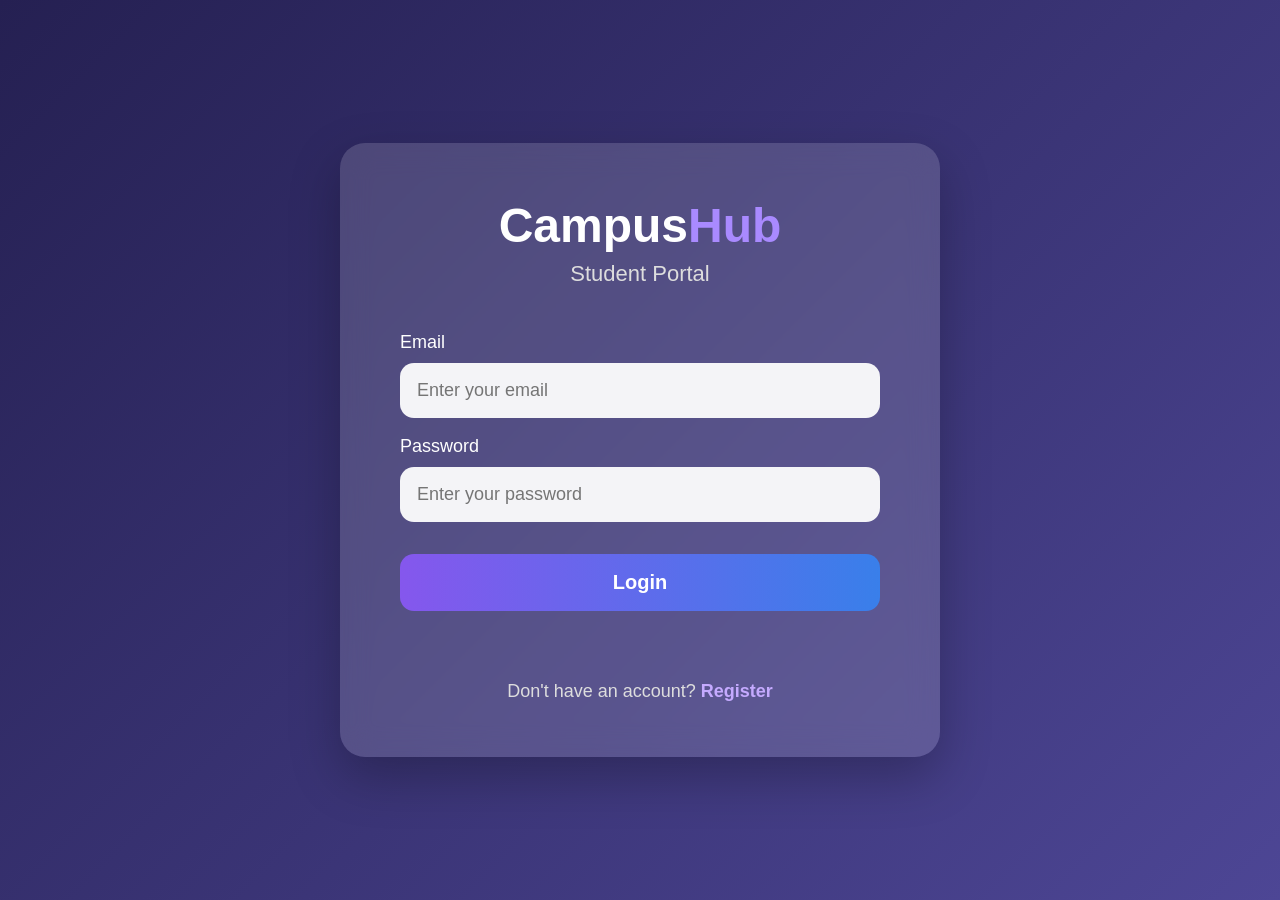
<file: frontend/login.html>
<!DOCTYPE html>
<html lang="en">
<head>
    <meta charset="UTF-8">
    <meta name="viewport" content="width=device-width, initial-scale=1.0">
    <title>Login | CampusHub</title>

    <style>
        * {
            box-sizing: border-box;
            margin: 0;
            padding: 0;
            font-family: Arial, sans-serif;
        }

        body {
            min-height: 100vh;
            display: flex;
            justify-content: center;
            align-items: center;
            background: linear-gradient(135deg, #252052, #4d4695);
            padding: 20px;
        }

        .login-box {
            width: 100%;
            max-width: 600px;
            background: rgba(255, 255, 255, 0.15);
            backdrop-filter: blur(15px);
            padding: 55px 60px;
            border-radius: 25px;
            color: white;
            box-shadow: 0 20px 50px rgba(0,0,0,0.25);
        }

        h1 {
            text-align: center;
            font-size: 48px;
            margin-bottom: 8px;
        }

        h1 span {
            color: #a98aff;
        }

        .subtitle {
            text-align: center;
            font-size: 22px;
            margin-bottom: 45px;
            color: #ddd;
        }

        label {
            display: block;
            margin: 18px 0 10px;
            font-size: 18px;
        }

        input {
            width: 100%;
            padding: 17px;
            border: none;
            border-radius: 14px;
            font-size: 18px;
            outline: none;
            background: #f4f4f7;
        }

        button {
            width: 100%;
            margin-top: 32px;
            padding: 17px;
            border: none;
            border-radius: 14px;
            font-size: 20px;
            font-weight: bold;
            color: white;
            cursor: pointer;
            background: linear-gradient(90deg, #8557ed, #397fea);
        }

        button:hover {
            opacity: 0.9;
        }

        #message {
            text-align: center;
            margin-top: 20px;
            font-size: 17px;
            min-height: 22px;
            color: #ffb3b3;
        }

        .register-link {
            text-align: center;
            margin-top: 28px;
            color: #ddd;
            font-size: 18px;
        }

        .register-link a {
            color: #c5aaff;
            font-weight: bold;
            text-decoration: none;
        }
    </style>
</head>

<body>

<div class="login-box">

    <h1>Campus<span>Hub</span></h1>

    <div class="subtitle">Student Portal</div>

    <form id="loginForm">

        <label>Email</label>

        <input
            type="email"
            id="email"
            placeholder="Enter your email"
            required
        >

        <label>Password</label>

        <input
            type="password"
            id="password"
            placeholder="Enter your password"
            required
        >

        <button type="submit">
            Login
        </button>

        <div id="message"></div>

    </form>

    <div class="register-link">
        Don't have an account?
        <a href="register.html">Register</a>
    </div>

</div>

<script>

const API_URL = "";

document.getElementById("loginForm").addEventListener("submit", async function(event) {

    event.preventDefault();

    const message = document.getElementById("message");

    const email = document.getElementById("email").value.trim();
    const password = document.getElementById("password").value;

    message.style.color = "#ddd";
    message.textContent = "Logging in...";

    try {

        const response = await fetch(`${API_URL}/api/login`, {

            method: "POST",

            headers: {
                "Content-Type": "application/json"
            },

            body: JSON.stringify({
                email: email,
                password: password
            })

        });

        const text = await response.text();

        let result;

        try {
            result = JSON.parse(text);
        } catch {
            throw new Error(
                `Server returned an invalid response (HTTP ${response.status})`
            );
        }

        if (result.success) {

            localStorage.setItem(
                "currentStudent",
                JSON.stringify(result.student)
            );

            message.style.color = "#b8ffca";
            message.textContent = "Login successful!";

            setTimeout(() => {

                window.location.href = "index.html";

            }, 500);

        } else {

            message.style.color = "#ffb3b3";
            message.textContent =
                result.message || "Login failed.";

        }

    } catch (error) {

        console.error("Login error:", error);

        message.style.color = "#ffb3b3";

        message.textContent =
            error.message || "Something went wrong.";

    }

});

</script>

</body>
</html>
</file>
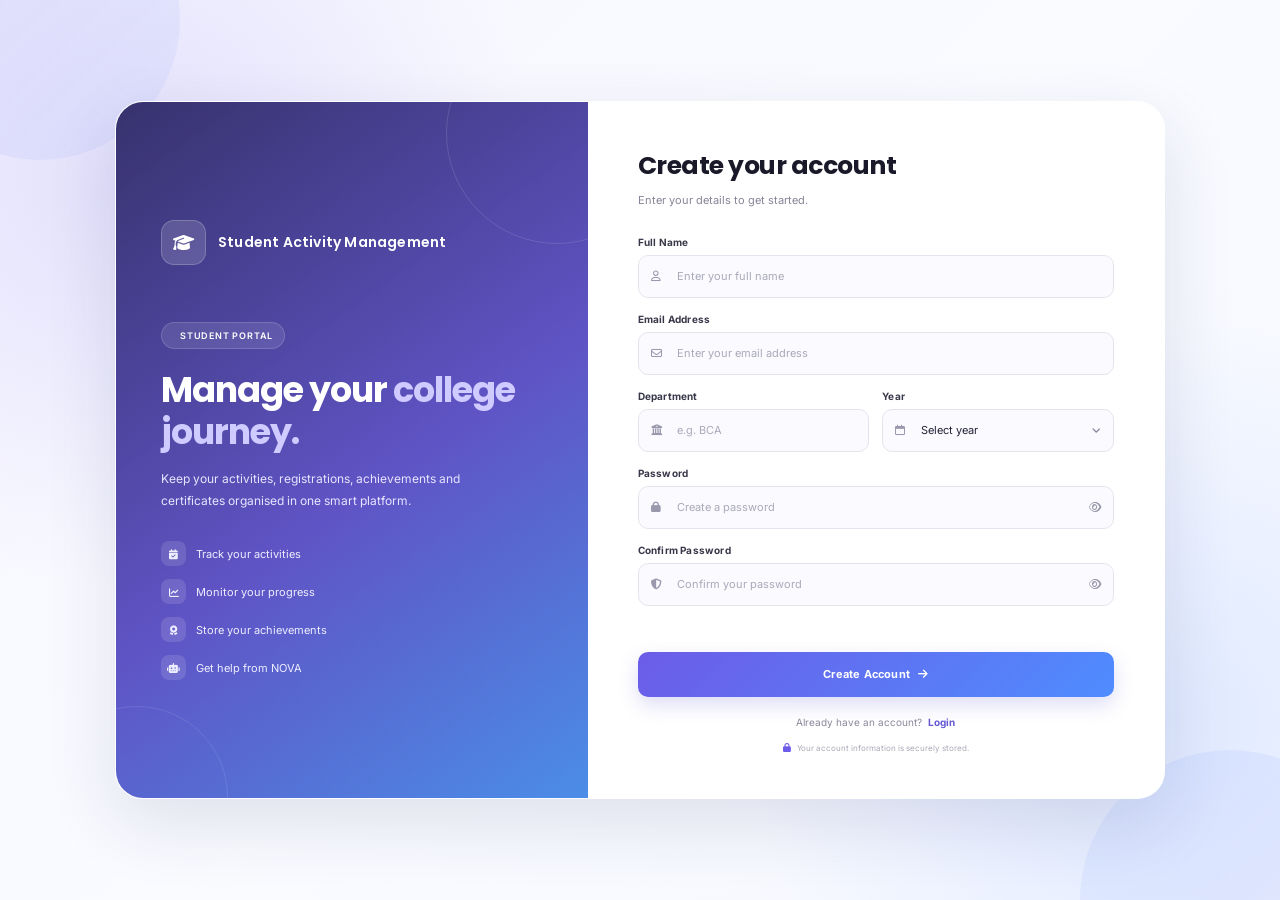
<file: frontend/register.html>
<!DOCTYPE html>
<html lang="en">

<head>

    <meta charset="UTF-8">

    <meta name="viewport"
          content="width=device-width, initial-scale=1.0">

    <title>Create Account | Student Activity Management System</title>

    <!-- Google Font -->
    <link rel="preconnect" href="https://fonts.googleapis.com">
    <link rel="preconnect" href="https://fonts.gstatic.com" crossorigin>

    <link
        href="https://fonts.googleapis.com/css2?family=Inter:wght@400;500;600;700;800&family=Poppins:wght@500;600;700&display=swap"
        rel="stylesheet"
    >

    <!-- Icons -->
    <link
        rel="stylesheet"
        href="https://cdnjs.cloudflare.com/ajax/libs/font-awesome/6.5.2/css/all.min.css"
    >


    <style>

        * {
            margin: 0;
            padding: 0;
            box-sizing: border-box;
        }


        body {

            font-family: "Inter", sans-serif;

            min-height: 100vh;

            background:
                radial-gradient(
                    circle at 10% 20%,
                    rgba(108, 92, 231, 0.15),
                    transparent 30%
                ),

                radial-gradient(
                    circle at 90% 80%,
                    rgba(79, 140, 255, 0.14),
                    transparent 30%
                ),

                linear-gradient(
                    135deg,
                    #f7f6ff 0%,
                    #f9fbff 50%,
                    #f5f7ff 100%
                );

            color: #191929;

            display: flex;
            align-items: center;
            justify-content: center;

            padding: 35px 20px;

            overflow-x: hidden;
        }


        /* Decorative circles */

        body::before {

            content: "";

            position: fixed;

            width: 280px;
            height: 280px;

            border-radius: 50%;

            background:
                linear-gradient(
                    135deg,
                    rgba(108, 92, 231, 0.10),
                    rgba(79, 140, 255, 0.06)
                );

            top: -120px;
            left: -100px;

            pointer-events: none;
        }


        body::after {

            content: "";

            position: fixed;

            width: 300px;
            height: 300px;

            border-radius: 50%;

            background:
                linear-gradient(
                    135deg,
                    rgba(79, 140, 255, 0.08),
                    rgba(108, 92, 231, 0.08)
                );

            bottom: -150px;
            right: -100px;

            pointer-events: none;
        }


        /* Main wrapper */

        .register-wrapper {

            width: 100%;

            max-width: 1050px;

            display: grid;

            grid-template-columns: 0.9fr 1.1fr;

            background: rgba(255, 255, 255, 0.82);

            border: 1px solid rgba(255, 255, 255, 0.9);

            border-radius: 28px;

            overflow: hidden;

            box-shadow:
                0 25px 70px rgba(45, 40, 100, 0.12);

            backdrop-filter: blur(18px);

            position: relative;

            z-index: 2;
        }


        /* Left section */

        .register-intro {

            position: relative;

            padding: 55px 45px;

            color: white;

            background:
                linear-gradient(
                    145deg,
                    #37326d 0%,
                    #5f54c5 55%,
                    #4b8de7 100%
                );

            display: flex;

            flex-direction: column;

            justify-content: center;

            overflow: hidden;
        }


        .register-intro::before {

            content: "";

            position: absolute;

            width: 220px;
            height: 220px;

            border: 1px solid rgba(255,255,255,0.12);

            border-radius: 50%;

            top: -80px;
            right: -80px;
        }


        .register-intro::after {

            content: "";

            position: absolute;

            width: 180px;
            height: 180px;

            border: 1px solid rgba(255,255,255,0.10);

            border-radius: 50%;

            bottom: -90px;
            left: -70px;
        }


        .brand {

            display: flex;

            align-items: center;

            gap: 12px;

            margin-bottom: 55px;

            position: relative;

            z-index: 2;
        }


        .brand-icon {

            width: 45px;
            height: 45px;

            border-radius: 13px;

            background: rgba(255,255,255,0.15);

            border: 1px solid rgba(255,255,255,0.20);

            display: flex;

            align-items: center;
            justify-content: center;

            font-size: 17px;

            backdrop-filter: blur(8px);
        }


        .brand span {

            font-family: "Poppins", sans-serif;

            font-size: 14px;

            font-weight: 600;

            letter-spacing: 0.2px;
        }


        .intro-content {

            position: relative;

            z-index: 2;
        }


        .intro-tag {

            display: inline-flex;

            align-items: center;

            gap: 7px;

            padding: 7px 11px;

            border-radius: 20px;

            background: rgba(255,255,255,0.10);

            border: 1px solid rgba(255,255,255,0.15);

            font-size: 9px;

            font-weight: 600;

            letter-spacing: 0.8px;

            text-transform: uppercase;

            margin-bottom: 20px;
        }


        .intro-content h1 {

            font-family: "Poppins", sans-serif;

            font-size: 35px;

            line-height: 1.18;

            letter-spacing: -1px;

            margin-bottom: 16px;
        }


        .intro-content h1 span {

            color: #cfcaff;
        }


        .intro-content p {

            font-size: 12px;

            line-height: 1.8;

            color: #e7e5ff;

            max-width: 340px;

            margin-bottom: 30px;
        }


        .feature-list {

            display: flex;

            flex-direction: column;

            gap: 13px;
        }


        .feature {

            display: flex;

            align-items: center;

            gap: 10px;

            font-size: 11px;

            color: #eeeeff;
        }


        .feature i {

            width: 25px;
            height: 25px;

            border-radius: 8px;

            background: rgba(255,255,255,0.12);

            display: flex;

            align-items: center;
            justify-content: center;

            font-size: 10px;
        }


        /* Right form section */

        .register-form-section {

            padding: 45px 50px;

            background: rgba(255,255,255,0.96);
        }


        .form-heading {

            margin-bottom: 27px;
        }


        .form-heading h2 {

            font-family: "Poppins", sans-serif;

            font-size: 25px;

            letter-spacing: -0.5px;

            margin-bottom: 7px;
        }


        .form-heading p {

            color: #858598;

            font-size: 11px;

            line-height: 1.5;
        }


        /* Form */

        .register-form {

            display: flex;

            flex-direction: column;

            gap: 15px;
        }


        .form-row {

            display: grid;

            grid-template-columns: 1fr 1fr;

            gap: 13px;
        }


        .form-group {

            display: flex;

            flex-direction: column;

            gap: 7px;
        }


        .form-group label {

            font-size: 10px;

            font-weight: 700;

            color: #38384a;

            letter-spacing: 0.2px;
        }


        .input-wrapper {

            position: relative;
        }


        .input-icon {

            position: absolute;

            left: 13px;

            top: 50%;

            transform: translateY(-50%);

            color: #9a98ad;

            font-size: 11px;

            pointer-events: none;
        }


        .form-group input,
        .form-group select {

            width: 100%;

            height: 43px;

            padding: 0 13px 0 38px;

            border: 1px solid #e5e4ed;

            border-radius: 10px;

            background: #fafaff;

            color: #242436;

            outline: none;

            font-family: "Inter", sans-serif;

            font-size: 11px;

            transition: all 0.2s ease;
        }


        .form-group select {

            appearance: none;

            cursor: pointer;
        }


        .form-group input::placeholder {

            color: #aaa9b9;
        }


        .form-group input:focus,
        .form-group select:focus {

            border-color: #7568e8;

            background: white;

            box-shadow:
                0 0 0 3px rgba(108,92,231,0.09);
        }


        .select-wrapper::after {

            content: "\f107";

            font-family: "Font Awesome 6 Free";

            font-weight: 900;

            position: absolute;

            right: 13px;

            top: 50%;

            transform: translateY(-50%);

            color: #85849a;

            pointer-events: none;

            font-size: 10px;
        }


        .password-toggle {

            position: absolute;

            right: 13px;

            top: 50%;

            transform: translateY(-50%);

            border: none;

            background: none;

            color: #9998aa;

            cursor: pointer;

            font-size: 11px;
        }


        /* Message */

        .form-message {

            min-height: 16px;

            text-align: center;

            font-size: 10px;

            font-weight: 500;
        }


        .form-message.success {

            color: #1eae72;
        }


        .form-message.error {

            color: #df5757;
        }


        /* Button */

        .create-btn {

            width: 100%;

            height: 45px;

            border: none;

            border-radius: 10px;

            background:
                linear-gradient(
                    135deg,
                    #6c5ce7,
                    #4f8cff
                );

            color: white;

            font-family: "Inter", sans-serif;

            font-size: 11px;

            font-weight: 700;

            letter-spacing: 0.2px;

            cursor: pointer;

            box-shadow:
                0 8px 20px rgba(91, 83, 210, 0.20);

            transition: all 0.2s ease;

            display: flex;

            align-items: center;

            justify-content: center;

            gap: 8px;
        }


        .create-btn:hover {

            transform: translateY(-2px);

            box-shadow:
                0 12px 25px rgba(91, 83, 210, 0.28);
        }


        .create-btn:active {

            transform: translateY(0);
        }


        .create-btn:disabled {

            opacity: 0.7;

            cursor: not-allowed;

            transform: none;
        }


        /* Login */

        .login-link {

            text-align: center;

            margin-top: 19px;

            font-size: 10px;

            color: #89889a;
        }


        .login-link a {

            color: #6357d4;

            font-weight: 700;

            text-decoration: none;

            margin-left: 3px;
        }


        .login-link a:hover {

            text-decoration: underline;
        }


        /* Security note */

        .security-note {

            display: flex;

            align-items: center;

            justify-content: center;

            gap: 6px;

            margin-top: 15px;

            color: #aaa9b7;

            font-size: 8px;
        }


        .security-note i {

            color: #6c5ce7;

            font-size: 9px;
        }


        /* Responsive */

        @media (max-width: 850px) {

            .register-wrapper {

                max-width: 550px;

                grid-template-columns: 1fr;
            }


            .register-intro {

                padding: 32px;

                min-height: 280px;
            }


            .brand {

                margin-bottom: 25px;
            }


            .intro-content h1 {

                font-size: 28px;
            }


            .feature-list {

                display: grid;

                grid-template-columns: 1fr 1fr;
            }


            .register-form-section {

                padding: 35px;
            }
        }


        @media (max-width: 520px) {

            body {

                padding: 15px;
            }


            .register-wrapper {

                border-radius: 20px;
            }


            .register-intro {

                padding: 28px 24px;
            }


            .register-form-section {

                padding: 28px 22px;
            }


            .form-row {

                grid-template-columns: 1fr;
            }


            .feature-list {

                grid-template-columns: 1fr;
            }


            .intro-content h1 {

                font-size: 25px;
            }
        }

    </style>

</head>


<body>


    <div class="register-wrapper">


        <!-- LEFT SIDE -->

        <section class="register-intro">


            <div class="brand">

                <div class="brand-icon">
                    <i class="fa-solid fa-graduation-cap"></i>
                </div>

                <span>
                    Student Activity Management
                </span>

            </div>


            <div class="intro-content">


                <div class="intro-tag">

                    <i class="fa-solid fa-sparkles"></i>

                    Student Portal

                </div>


                <h1>

                    Manage your
                    <span>college journey.</span>

                </h1>


                <p>

                    Keep your activities, registrations,
                    achievements and certificates organised
                    in one smart platform.

                </p>


                <div class="feature-list">


                    <div class="feature">

                        <i class="fa-solid fa-calendar-check"></i>

                        <span>
                            Track your activities
                        </span>

                    </div>


                    <div class="feature">

                        <i class="fa-solid fa-chart-line"></i>

                        <span>
                            Monitor your progress
                        </span>

                    </div>


                    <div class="feature">

                        <i class="fa-solid fa-award"></i>

                        <span>
                            Store your achievements
                        </span>

                    </div>


                    <div class="feature">

                        <i class="fa-solid fa-robot"></i>

                        <span>
                            Get help from NOVA
                        </span>

                    </div>


                </div>

            </div>


        </section>


        <!-- RIGHT SIDE -->

        <section class="register-form-section">


            <div class="form-heading">

                <h2>
                    Create your account
                </h2>

                <p>
                    Enter your details to get started.
                </p>

            </div>


            <form
                class="register-form"
                id="registerForm"
            >


                <!-- Name -->

                <div class="form-group">

                    <label for="name">
                        Full Name
                    </label>

                    <div class="input-wrapper">

                        <i class="fa-regular fa-user input-icon"></i>

                        <input
                            type="text"
                            id="name"
                            name="name"
                            placeholder="Enter your full name"
                            autocomplete="name"
                            required
                        >

                    </div>

                </div>


                <!-- Email -->

                <div class="form-group">

                    <label for="email">
                        Email Address
                    </label>

                    <div class="input-wrapper">

                        <i class="fa-regular fa-envelope input-icon"></i>

                        <input
                            type="email"
                            id="email"
                            name="email"
                            placeholder="Enter your email address"
                            autocomplete="email"
                            required
                        >

                    </div>

                </div>


                <!-- Department + Year -->

                <div class="form-row">


                    <div class="form-group">

                        <label for="department">
                            Department
                        </label>

                        <div class="input-wrapper">

                            <i class="fa-solid fa-building-columns input-icon"></i>

                            <input
                                type="text"
                                id="department"
                                name="department"
                                placeholder="e.g. BCA"
                                required
                            >

                        </div>

                    </div>


                    <div class="form-group">

                        <label for="year">
                            Year
                        </label>

                        <div class="input-wrapper select-wrapper">

                            <i class="fa-regular fa-calendar input-icon"></i>

                            <select
                                id="year"
                                name="year"
                                required
                            >

                                <option value="">
                                    Select year
                                </option>

                                <option value="1">
                                    First Year
                                </option>

                                <option value="2">
                                    Second Year
                                </option>

                                <option value="3">
                                    Third Year
                                </option>

                                <option value="4">
                                    Fourth Year
                                </option>

                            </select>

                        </div>

                    </div>


                </div>


                <!-- Password -->

                <div class="form-group">

                    <label for="password">
                        Password
                    </label>

                    <div class="input-wrapper">

                        <i class="fa-solid fa-lock input-icon"></i>

                        <input
                            type="password"
                            id="password"
                            name="password"
                            placeholder="Create a password"
                            minlength="6"
                            autocomplete="new-password"
                            required
                        >

                        <button
                            type="button"
                            class="password-toggle"
                            id="togglePassword"
                        >

                            <i class="fa-regular fa-eye"></i>

                        </button>

                    </div>

                </div>


                <!-- Confirm Password -->

                <div class="form-group">

                    <label for="confirmPassword">
                        Confirm Password
                    </label>

                    <div class="input-wrapper">

                        <i class="fa-solid fa-shield-halved input-icon"></i>

                        <input
                            type="password"
                            id="confirmPassword"
                            name="confirmPassword"
                            placeholder="Confirm your password"
                            minlength="6"
                            autocomplete="new-password"
                            required
                        >

                        <button
                            type="button"
                            class="password-toggle"
                            id="toggleConfirmPassword"
                        >

                            <i class="fa-regular fa-eye"></i>

                        </button>

                    </div>

                </div>


                <!-- Message -->

                <div
                    id="registerMessage"
                    class="form-message"
                ></div>


                <!-- Button -->

                <button
                    type="submit"
                    id="createAccountBtn"
                    class="create-btn"
                >

                    <span id="buttonText">
                        Create Account
                    </span>

                    <i
                        id="buttonIcon"
                        class="fa-solid fa-arrow-right"
                    ></i>

                </button>


            </form>


            <!-- Login -->

            <div class="login-link">

                Already have an account?

                <a href="login.html">
                    Login
                </a>

            </div>


            <!-- Security -->

            <div class="security-note">

                <i class="fa-solid fa-lock"></i>

                Your account information is securely stored.

            </div>


        </section>


    </div>


    <script>


        const API_URL = "";


        const registerForm =
            document.getElementById("registerForm");


        const registerMessage =
            document.getElementById("registerMessage");


        const createAccountBtn =
            document.getElementById("createAccountBtn");


        const buttonText =
            document.getElementById("buttonText");


        const buttonIcon =
            document.getElementById("buttonIcon");


        /* =========================
           PASSWORD VISIBILITY
        ========================= */


        function setupPasswordToggle(
            buttonId,
            inputId
        ) {

            const button =
                document.getElementById(buttonId);

            const input =
                document.getElementById(inputId);


            button.addEventListener(
                "click",
                function () {

                    const icon =
                        button.querySelector("i");


                    if (input.type === "password") {

                        input.type = "text";

                        icon.className =
                            "fa-regular fa-eye-slash";

                    } else {

                        input.type = "password";

                        icon.className =
                            "fa-regular fa-eye";

                    }

                }
            );

        }


        setupPasswordToggle(
            "togglePassword",
            "password"
        );


        setupPasswordToggle(
            "toggleConfirmPassword",
            "confirmPassword"
        );


        /* =========================
           REGISTER
        ========================= */


        registerForm.addEventListener(
            "submit",
            async function (event) {

                event.preventDefault();


                const name =
                    document.getElementById("name")
                    .value
                    .trim();


                const email =
                    document.getElementById("email")
                    .value
                    .trim();


                const department =
                    document.getElementById("department")
                    .value
                    .trim();


                const year =
                    document.getElementById("year")
                    .value;


                const password =
                    document.getElementById("password")
                    .value;


                const confirmPassword =
                    document.getElementById("confirmPassword")
                    .value;


                registerMessage.textContent = "";

                registerMessage.className =
                    "form-message";


                /* Password match */

                if (
                    password !==
                    confirmPassword
                ) {

                    registerMessage.textContent =
                        "Passwords do not match.";

                    registerMessage.classList.add(
                        "error"
                    );

                    return;
                }


                /* Password length */

                if (password.length < 6) {

                    registerMessage.textContent =
                        "Password must be at least 6 characters.";

                    registerMessage.classList.add(
                        "error"
                    );

                    return;
                }


                /* Disable button */

                createAccountBtn.disabled =
                    true;


                buttonText.textContent =
                    "Creating Account...";


                buttonIcon.className =
                    "fa-solid fa-spinner fa-spin";


                try {


                    const response =
                        await fetch(
                            `${API_URL}/api/register`,
                            {

                                method: "POST",

                                headers: {
                                    "Content-Type":
                                        "application/json"
                                },

                                body:
                                    JSON.stringify({

                                        name: name,

                                        email: email,

                                        password: password,

                                        department:
                                            department,

                                        year: year

                                    })

                            }
                        );


                    const data =
                        await response.json();


                    if (response.ok) {


                        registerMessage.textContent =
                            data.message ||
                            "Account created successfully!";

                        registerMessage.classList.add(
                            "success"
                        );


                        buttonText.textContent =
                            "Account Created";


                        buttonIcon.className =
                            "fa-solid fa-check";


                        setTimeout(
                            function () {

                                window.location.href =
                                    "login.html";

                            },
                            1200
                        );


                    } else {


                        registerMessage.textContent =
                            data.message ||
                            "Unable to create account.";

                        registerMessage.classList.add(
                            "error"
                        );


                        createAccountBtn.disabled =
                            false;


                        buttonText.textContent =
                            "Create Account";


                        buttonIcon.className =
                            "fa-solid fa-arrow-right";

                    }


                } catch (error) {


                    console.error(
                        "Registration Error:",
                        error
                    );


                    registerMessage.textContent =
                        "Cannot connect to server. Make sure Flask is running.";

                    registerMessage.classList.add(
                        "error"
                    );


                    createAccountBtn.disabled =
                        false;


                    buttonText.textContent =
                        "Create Account";


                    buttonIcon.className =
                        "fa-solid fa-arrow-right";

                }

            }
        );

    </script>


</body>

</html>
</file>
